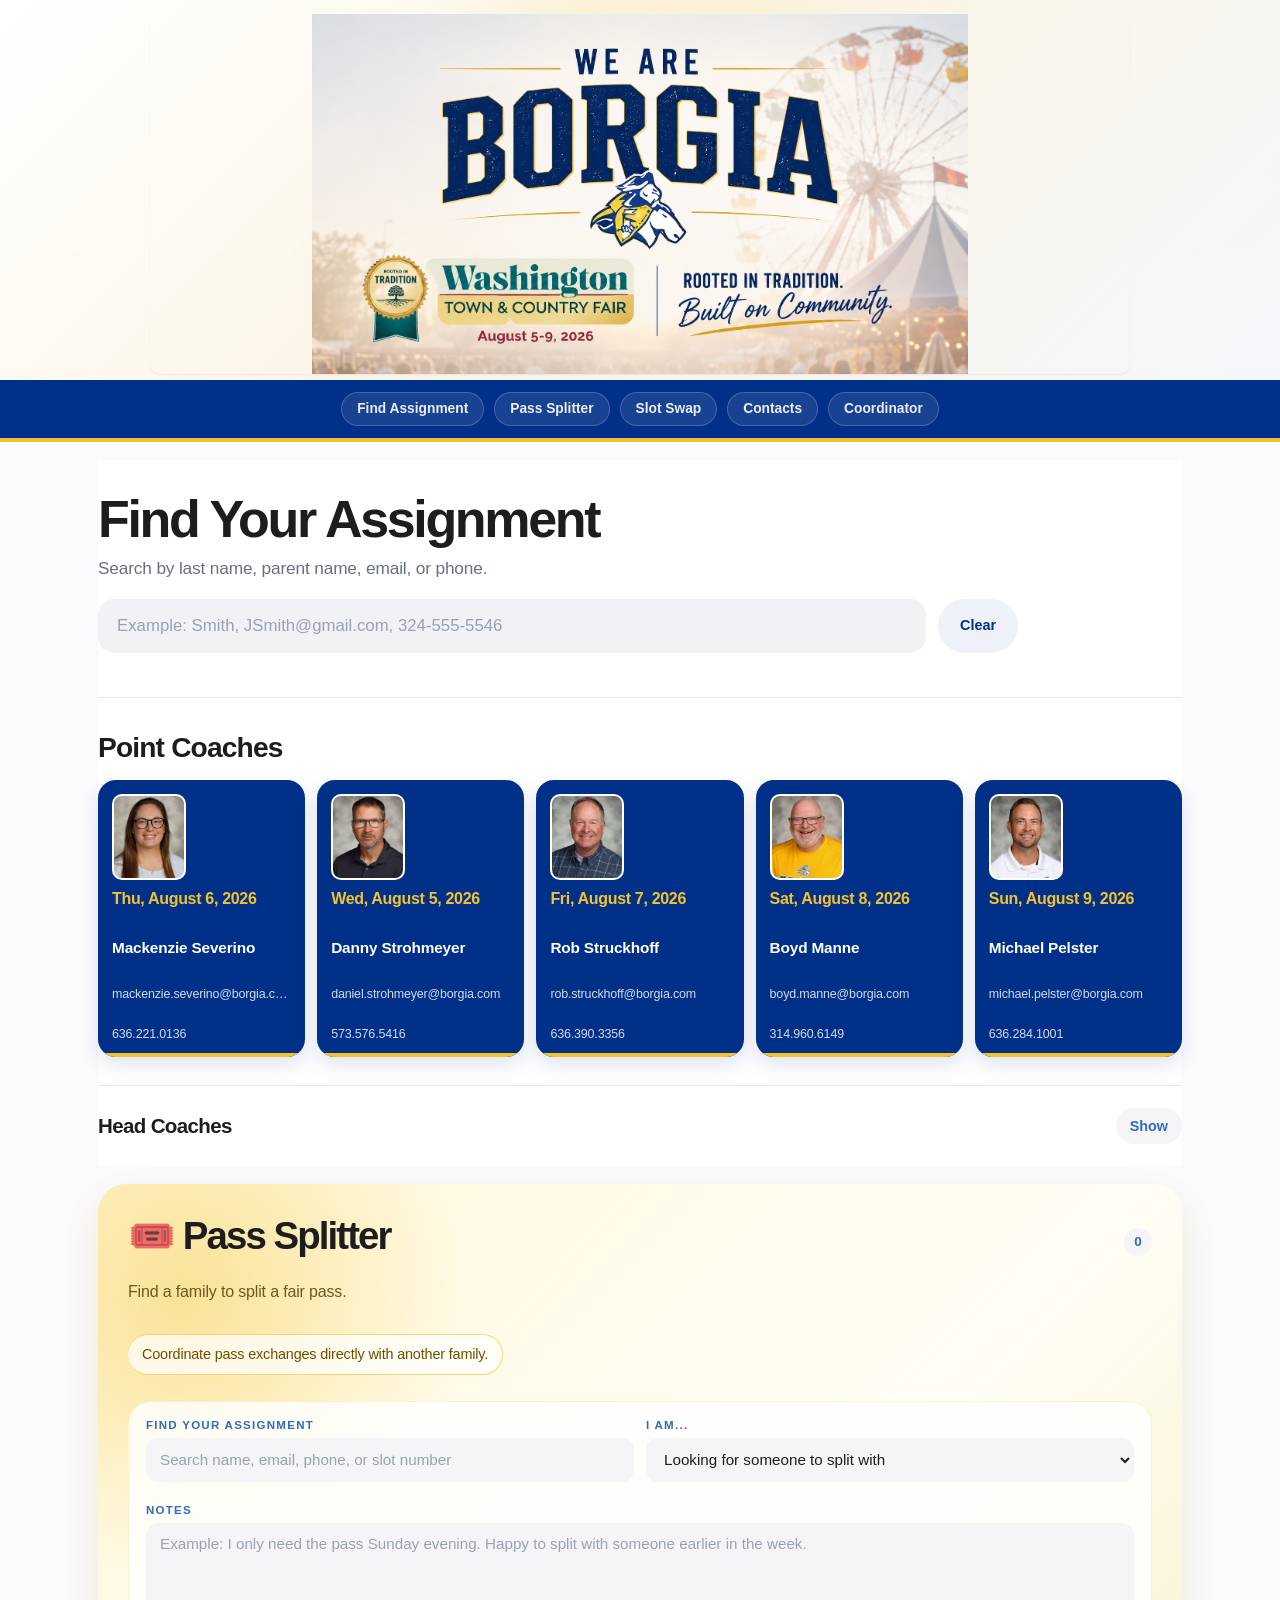
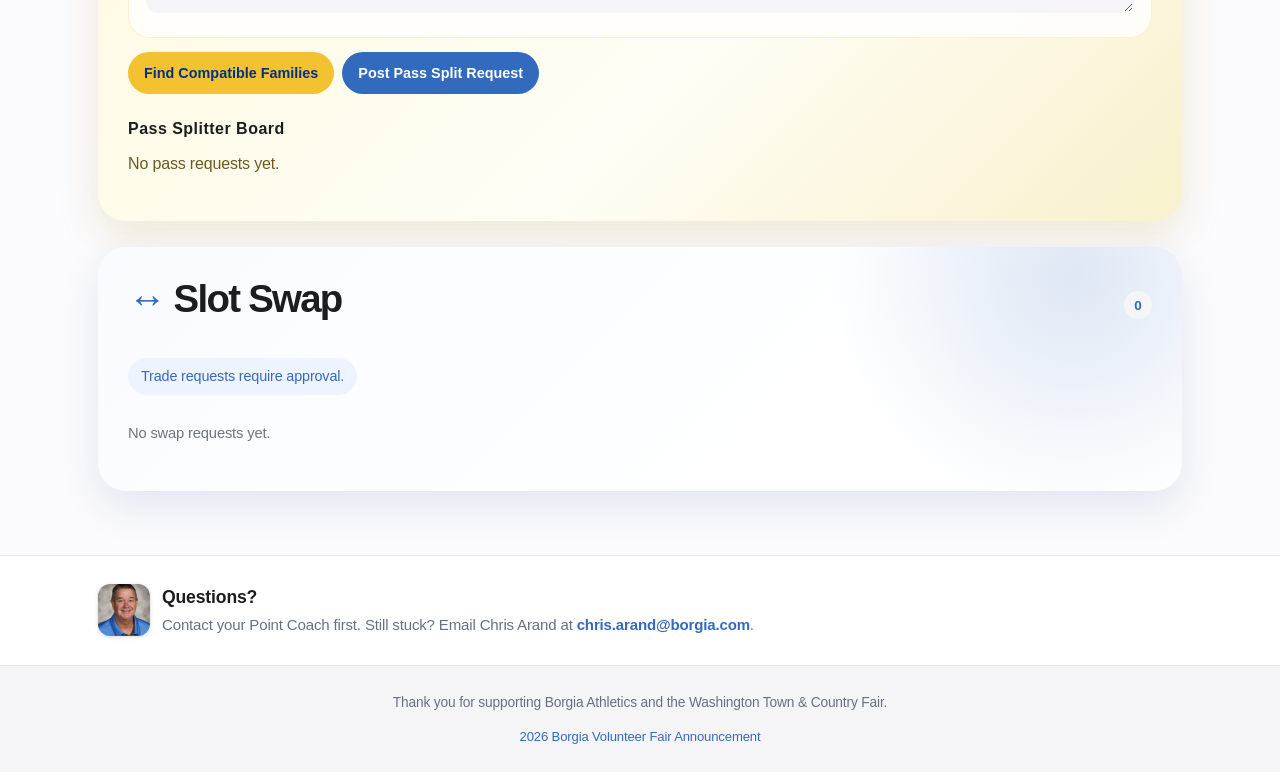
<file: index.html>
<!doctype html>
<html lang="en">
<head>
  <meta charset="utf-8">
  <meta name="viewport" content="width=device-width, initial-scale=1">
  <title>Borgia Fair Volunteer Portal v2.1</title>
  <link rel="stylesheet" href="css/style.css">
</head>
<body>
  <header class="hero-image" role="banner" aria-label="Borgia Fair Volunteer Portal">
    <img src="assets/hero/borgia_fair_hero.png" alt="We Are Borgia - Washington Town & Country Fair">
  </header>

  <nav class="top-nav">
    <a href="#find">Find Assignment</a>
    <a href="#pass-splitter">Pass Splitter</a>
    <a href="#trade-board">Slot Swap</a>
    <a href="#point-coaches-section">Contacts</a>
    <button id="coordinatorToggle" type="button">Coordinator</button>
  </nav>

  <main class="container">

<section id="find" class="card find-card">
      <h1>Find Your Assignment</h1>
      <p class="muted">Search by last name, parent name, email, or phone.</p>
      <div class="search-row">
        <input id="searchInput" type="search" placeholder="Example: Smith, JSmith@gmail.com, 324-555-5546" autocomplete="off">
        <button id="clearSearch" class="btn">Clear</button>
      </div>
      <div id="searchStatus" class="status"></div>
      <div id="searchResults" class="assignment-list"></div>
    </section>

    <section id="point-coaches-section" class="card">
      <h2>Point Coaches</h2>
      <div id="pointCoachDirectory"></div>
    </section>

    <section id="head-coaches-section" class="card collapsed-section">
      <h2>Head Coaches</h2>
      <div id="sportCoachDirectory"></div>
    </section>

    <section id="pass-splitter" class="card pass-card">
      <div class="section-title">
        <h2>Pass Splitter</h2>
        <span id="passCount" class="pill">0</span>
      </div>
      <p class="muted">Find a family to split a fair pass.</p>
      <p class="pass-note">Coordinate pass exchanges directly with another family.</p>

      <div class="pass-form">
        <div>
          <label class="label" for="passLookupInput">Find Your Assignment</label>
          <input id="passLookupInput" placeholder="Search name, email, phone, or slot number">
          <input id="passSlotInput" type="hidden">
          <div id="passLookupResults" class="pass-lookup-results"></div>
        </div>
        <div>
          <label class="label" for="passMode">I am...</label>
          <select id="passMode">
            <option value="looking">Looking for someone to split with</option>
            <option value="have">I have a pass and can share</option>
            <option value="found">Partner found</option>
          </select>
        </div>
        <div class="span-2">
          <label class="label" for="passNote">Notes</label>
          <textarea id="passNote" placeholder="Example: I only need the pass Sunday evening. Happy to split with someone earlier in the week."></textarea>
        </div>
      </div>

      <div class="actions">
        <button id="findPassMatches" class="btn btn-gold" type="button">Find Compatible Families</button>
        <button id="postPassRequest" class="btn btn-navy" type="button">Post Pass Split Request</button>
      </div>

      <div id="passMatches" class="pass-matches"></div>

      <h3>Pass Splitter Board</h3>
      <div id="passBoard" class="pass-board"></div>
    </section>

    <section id="trade-board" class="card trade-card">
      <div class="section-title">
        <h2>Slot Swap</h2>
        <span id="tradeCount" class="pill">0</span>
      </div>
      <p class="trade-warning">Trade requests require approval.</p>
      <div id="tradeList" class="trade-list"></div>
    </section>

    <section id="coordinatorPanel" class="card coordinator hidden">
      <div class="section-title">
        <h2>Coordinator View</h2>
        <button id="resetLocalData" class="btn btn-danger" type="button">Reset Local Demo Data</button>
      </div>
      <p class="muted">This prototype stores confirmations and trades in this browser only. A production version should use Microsoft Lists or another shared backend.</p>
      <div class="stats-grid">
        <div><strong id="statAssignments">0</strong><span>Total Assignments</span></div>
        <div><strong id="statConfirmed">0</strong><span>Confirmed</span></div>
        <div><strong id="statAwaiting">0</strong><span>Awaiting</span></div>
        <div><strong id="statTrades">0</strong><span>Trade Requests</span></div>
      </div>
    </section>

    <section id="confirmed-board" class="card hidden-board">
      <div class="section-title confirmed-title">
        <h2>Confirmed Volunteers</h2>
        <span id="confirmedCount" class="pill">0</span>
      </div>
      <div id="confirmedList" class="compact-list"></div>
    </section>

    <section id="awaiting-board" class="card hidden-board">
      <div class="section-title awaiting-title">
        <h2>Awaiting Confirmation</h2>
        <span id="awaitingCount" class="pill">0</span>
      </div>
      <div id="awaitingList" class="compact-list"></div>
    </section>
  </main>
<section class="last-resort-contact" aria-label="Need help">
    <img src="assets/headshots/Chris_Arand.jpg" alt="Chris Arand">
    <div>
      <strong>Questions?</strong>
      <span>Contact your Point Coach first. Still stuck? Email Chris Arand at <a href="mailto:chris.arand@borgia.com">chris.arand@borgia.com</a>.</span>
    </div>
  </section>

  <footer>
    <p>Thank you for supporting Borgia Athletics and the Washington Town &amp; Country Fair.</p>
    <a class="footer-subtle-link" href="announcement.html">2026 Borgia Volunteer Fair Announcement</a>
  </footer>

  <script src="data/fair_schedule.js"></script>
  <script src="js/app.js"></script>
</body>
</html>
</file>
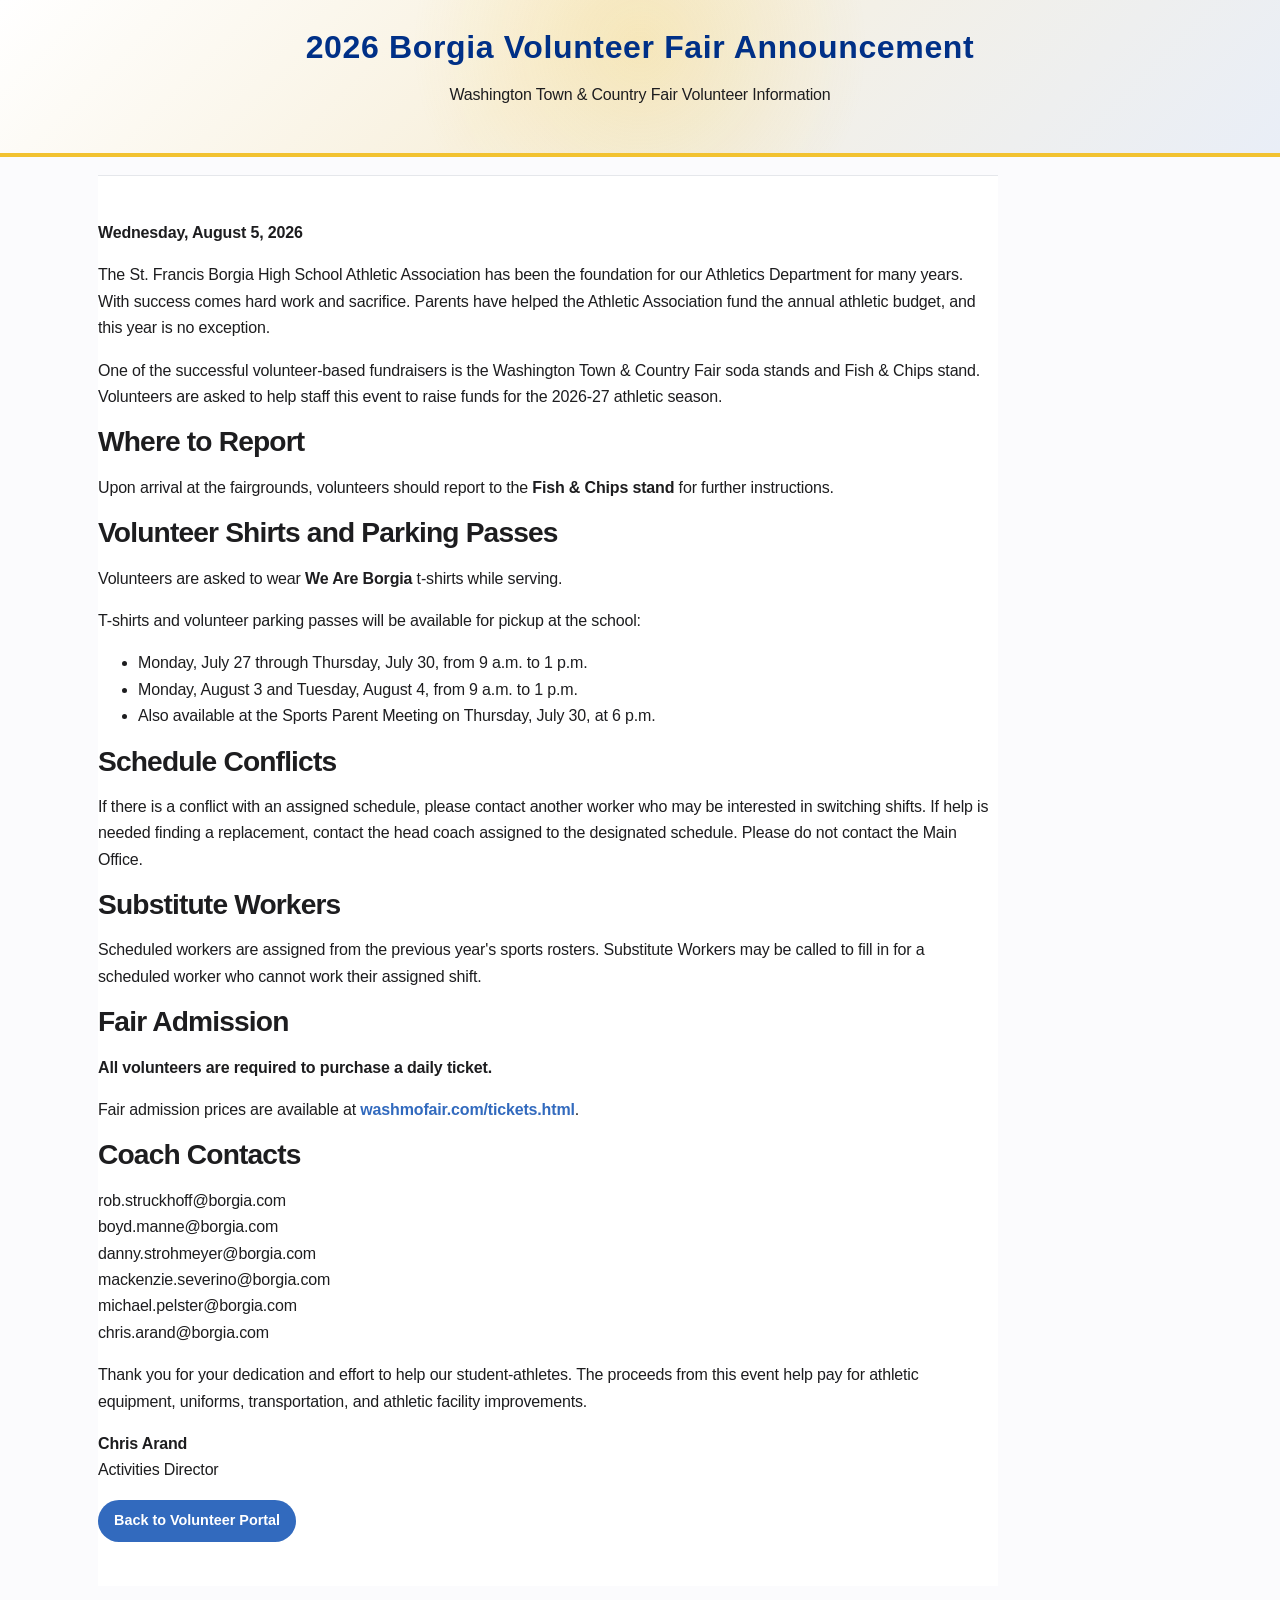
<file: announcement.html>
<!doctype html>
<html lang="en">
<head>
  <meta charset="utf-8">
  <meta name="viewport" content="width=device-width, initial-scale=1">
  <title>2026 Borgia Volunteer Fair Announcement</title>
  <link rel="stylesheet" href="css/style.css">
</head>
<body>
  <header class="simple-page-header">
    <h1>2026 Borgia Volunteer Fair Announcement</h1>
    <p>Washington Town &amp; Country Fair Volunteer Information</p>
  </header>

  <main class="container">
    <section class="card letter-card">
      <p><strong>Wednesday, August 5, 2026</strong></p>

      <p>The St. Francis Borgia High School Athletic Association has been the foundation for our Athletics Department for many years. With success comes hard work and sacrifice. Parents have helped the Athletic Association fund the annual athletic budget, and this year is no exception.</p>

      <p>One of the successful volunteer-based fundraisers is the Washington Town &amp; Country Fair soda stands and Fish &amp; Chips stand. Volunteers are asked to help staff this event to raise funds for the 2026-27 athletic season.</p>

      <h2>Where to Report</h2>
      <p>Upon arrival at the fairgrounds, volunteers should report to the <strong>Fish &amp; Chips stand</strong> for further instructions.</p>

      <h2>Volunteer Shirts and Parking Passes</h2>
      <p>Volunteers are asked to wear <strong>We Are Borgia</strong> t-shirts while serving.</p>
      <p>T-shirts and volunteer parking passes will be available for pickup at the school:</p>
      <ul>
        <li>Monday, July 27 through Thursday, July 30, from 9 a.m. to 1 p.m.</li>
        <li>Monday, August 3 and Tuesday, August 4, from 9 a.m. to 1 p.m.</li>
        <li>Also available at the Sports Parent Meeting on Thursday, July 30, at 6 p.m.</li>
      </ul>

      <h2>Schedule Conflicts</h2>
      <p>If there is a conflict with an assigned schedule, please contact another worker who may be interested in switching shifts. If help is needed finding a replacement, contact the head coach assigned to the designated schedule. Please do not contact the Main Office.</p>

      <h2>Substitute Workers</h2>
      <p>Scheduled workers are assigned from the previous year's sports rosters. Substitute Workers may be called to fill in for a scheduled worker who cannot work their assigned shift.</p>

      <h2>Fair Admission</h2>
      <p><strong>All volunteers are required to purchase a daily ticket.</strong></p>
      <p>Fair admission prices are available at <a href="https://www.washmofair.com/tickets.html" target="_blank" rel="noopener">washmofair.com/tickets.html</a>.</p>

      <h2>Coach Contacts</h2>
      <p>rob.struckhoff@borgia.com<br>
      boyd.manne@borgia.com<br>
      danny.strohmeyer@borgia.com<br>
      mackenzie.severino@borgia.com<br>
      michael.pelster@borgia.com<br>
      chris.arand@borgia.com</p>

      <p>Thank you for your dedication and effort to help our student-athletes. The proceeds from this event help pay for athletic equipment, uniforms, transportation, and athletic facility improvements.</p>

      <p><strong>Chris Arand</strong><br>Activities Director</p>

      <p><a class="btn btn-navy" href="index.html">Back to Volunteer Portal</a></p>
    </section>
  </main>
</body>
</html>
</file>
<file: css/style.css>
:root{
  --navy:#003087;
  --navy2:#001f5b;
  --blue:#326abe;
  --gold:#f2c230;
  --dkGold:#b88716;
  --gray:#f4f5f7;
  --gray2:#d9dee8;
  --body:#2f3a4a;
  --muted:#667085;
  --white:#fff;
  --green:#157347;
  --green-bg:#edf8f1;
  --red:#b42318;
  --red-bg:#fff1f0;
  --shadow:0 8px 22px rgba(0,31,91,.07);
}

*{box-sizing:border-box}

html{
  scroll-behavior:smooth;
  max-width:100%;
  overflow-x:hidden;
}

body{
  margin:0;
  max-width:100%;
  overflow-x:hidden;
  min-height:100svh;
  background:#f6f7fa;
  color:var(--body);
  font-family:Arial, Helvetica, sans-serif;
  font-size:16px;
  line-height:1.65;
  -moz-osx-font-smoothing:grayscale;
  -webkit-font-smoothing:antialiased;
  text-rendering:optimizeLegibility;
}

/* Hero */
.hero-image{
  background:
    radial-gradient(circle at 50% 20%, rgba(242,194,48,.22), transparent 34%),
    linear-gradient(135deg,#fff 0%,#fbf4dc 42%,#eef2f8 100%);
  border-bottom:4px solid var(--gold);
  padding:16px;
  display:flex;
  justify-content:center;
  align-items:center;
  overflow:hidden;
}

.hero-image img{
  display:block;
  width:min(100%,1500px);
  height:auto;
  max-height:none;
  object-fit:contain;
  border-radius:8px;
}

/* Nav */
.top-nav{
  position:relative;
  top:auto;
  z-index:10;
  display:flex;
  gap:7px;
  flex-wrap:wrap;
  justify-content:center;
  align-items:center;
  background:var(--navy);
  border-bottom:3px solid var(--gold);
  padding:9px 10px;
}

.top-nav a,
.top-nav button{
  color:white;
  background:transparent;
  border:1px solid rgba(255,255,255,.32);
  border-radius:999px;
  padding:7px 11px;
  font-size:.78rem;
  line-height:1;
  font-weight:700;
  letter-spacing:.06em;
  text-transform:uppercase;
  text-decoration:none;
  cursor:pointer;
}

.top-nav a:hover,
.top-nav button:hover{background:rgba(255,255,255,.12)}

/* Layout */
.container{
  max-width:1160px;
  margin:20px auto;
  padding:0 14px;
}

.card{
  background:var(--white);
  border:1px solid var(--gray2);
  border-radius:4px;
  box-shadow:var(--shadow);
  padding:22px;
  margin:0 0 20px;
  position:relative;
}

.card:before{
  content:"";
  position:absolute;
  top:-1px;
  right:-1px;
  width:42%;
  height:28px;
  border-top:3px solid var(--blue);
  border-right:3px solid var(--blue);
  pointer-events:none;
}

.find-card{border-top:0}

h1,h2,h3{
  color:var(--navy);
  line-height:1.12;
  margin:.05rem 0 .65rem;
}

h1{
  font-size:clamp(1.65rem,3vw,2.4rem);
  font-weight:700;
  letter-spacing:.01em;
}

h2{
  font-size:clamp(1.35rem,2.2vw,1.85rem);
  font-weight:700;
  letter-spacing:.01em;
}

h3{
  font-size:1.05rem;
  font-weight:700;
  color:var(--blue);
  margin-top:1rem;
}

.muted{
  color:var(--muted);
  margin:.25rem 0 1rem;
  font-size:.95rem;
}

a{
  color:var(--blue);
  font-weight:700;
  text-decoration:none;
}

a:hover{color:var(--navy)}

/* Form controls */
.search-row{
  display:flex;
  gap:10px;
  align-items:stretch;
}

input,select,textarea{
  width:100%;
  border:0;
  background:var(--gray);
  border-radius:0;
  padding:11px 13px;
  font-size:.96rem;
  color:var(--body);
  font-family:inherit;
  min-height:42px;
}

input:focus,
select:focus,
textarea:focus{
  outline:2px solid rgba(50,106,190,.25);
  background:#fff;
}

textarea{min-height:86px;resize:vertical}

.label,
label.label{
  display:block;
  color:var(--blue);
  font-weight:700;
  font-size:.75rem;
  line-height:1.2;
  letter-spacing:.12em;
  text-transform:uppercase;
  margin:0 0 5px;
}

.optional-label{
  color:var(--muted);
  font-weight:400;
  letter-spacing:0;
  text-transform:none;
  font-size:.86em;
}

.btn{
  border:1px solid transparent;
  border-radius:0;
  background:var(--gray);
  color:var(--navy);
  display:inline-flex;
  justify-content:center;
  align-items:center;
  gap:7px;
  padding:10px 14px;
  font-size:.78rem;
  line-height:1.15;
  font-weight:700;
  letter-spacing:.08em;
  text-transform:uppercase;
  text-decoration:none;
  cursor:pointer;
  min-height:40px;
}

.btn:hover{
  background:#fff;
  border-color:var(--gray2);
}

.btn-navy{background:var(--navy);color:white}
.btn-navy:hover{background:var(--navy2);color:white}

.btn-gold{background:var(--gold);color:var(--navy)}
.btn-gold:hover{background:#fff;border-color:var(--gold);color:var(--navy)}

.btn-danger{background:var(--red-bg);color:var(--red);border-color:#ffd7d2}

.status{
  margin:10px 0;
  color:var(--muted);
  font-size:.92rem;
}

.pill{
  display:inline-flex;
  justify-content:center;
  align-items:center;
  min-width:28px;
  height:28px;
  border-radius:999px;
  background:#eef2f8;
  color:var(--navy);
  font-weight:700;
  font-size:.84rem;
}

/* Assignments */
.assignment-list{
  display:grid;
  gap:14px;
}

.assignment-card{
  background:#fff;
  border:1px solid var(--gray2);
  border-left:4px solid var(--blue);
  border-radius:0;
  padding:16px;
  display:grid;
  grid-template-columns:1fr 220px;
  gap:16px;
}

.assignment-card.confirmed{
  background:linear-gradient(90deg,#fff,#f7fff9);
  border-left-color:var(--green);
}

.assignment-head{
  display:flex;
  gap:14px;
  align-items:flex-start;
}

.position-icon{
  width:58px;
  height:58px;
  object-fit:contain;
  flex:none;
}

.badge{
  display:inline-block;
  background:#f9edbe;
  color:#66500a;
  border-radius:0;
  padding:3px 7px;
  font-size:.72rem;
  line-height:1.2;
  font-weight:700;
  letter-spacing:.04em;
  text-transform:uppercase;
}

.badge.confirmed{
  background:var(--green-bg);
  color:var(--green);
}

.people{
  color:#061a43;
  font-size:1.18rem;
  font-weight:700;
  line-height:1.15;
  margin:7px 0 6px;
}

.detail-grid{
  display:grid;
  grid-template-columns:repeat(2,minmax(0,1fr));
  gap:4px 18px;
  font-size:.92rem;
  line-height:1.4;
}

.notes{
  margin-top:10px;
  padding:10px 12px;
  background:#fff8df;
  border-left:4px solid var(--gold);
  font-size:.9rem;
}

.actions{
  display:flex;
  flex-wrap:wrap;
  gap:8px;
  margin-top:14px;
}

.side-box{
  border-left:1px solid var(--gray2);
  padding-left:16px;
}

.coach-select{margin:7px 0 10px}

.point-coach{
  background:#f8fafc;
  border-left:4px solid var(--gold);
  padding:10px 12px;
}

.point-coach .pc-name{font-weight:700;color:var(--navy)}
.pc-small{font-size:.84rem;color:var(--muted);line-height:1.35}

/* Boards */
.hidden{display:none!important}
.hidden-board{display:none}
.coordinator-active .hidden-board{display:block}

.section-title{
  display:flex;
  align-items:center;
  justify-content:space-between;
  gap:12px;
  border-bottom:1px solid var(--gray2);
  padding-bottom:8px;
  margin-bottom:12px;
}

.compact-list{
  display:grid;
  grid-template-columns:repeat(auto-fit,minmax(260px,1fr));
  gap:10px;
  max-height:520px;
  overflow:auto;
  padding-right:4px;
}

.compact-row,
.trade-item,
.match-box,
.directory-item,
.pass-lookup-choice,
.pass-selected{
  border:1px solid var(--gray2);
  background:#fff;
  padding:12px;
  font-size:.92rem;
}

.compact-row.confirmed{border-left:4px solid var(--green);background:var(--green-bg)}
.compact-row.pending{border-left:4px solid var(--gold);background:#fffdf3}

.stats-grid{
  display:grid;
  grid-template-columns:repeat(auto-fit,minmax(160px,1fr));
  gap:10px;
}

.stats-grid div{
  background:#f8fafc;
  border:1px solid var(--gray2);
  padding:14px;
}

.stats-grid strong{
  display:block;
  color:var(--navy);
  font-size:1.65rem;
  line-height:1;
}

.stats-grid span{
  color:var(--muted);
  font-weight:700;
  font-size:.85rem;
}

/* Point Coaches / Coaches */
#point-coaches-section{
  border-top:0;
}

#point-coaches-section #pointCoachDirectory{
  display:grid;
  grid-template-columns:repeat(auto-fit,minmax(280px,1fr));
  gap:12px;
}

.point-coach-feature{
  display:grid;
  grid-template-columns:70px 1fr;
  gap:12px;
  align-items:center;
  background:var(--navy);
  color:#fff;
  border:2px solid var(--gold);
  padding:12px;
}

.point-coach-feature a{color:#fff;text-decoration:underline;text-underline-offset:2px}
.point-coach-feature strong{font-weight:700}

.point-day{
  display:inline-block;
  color:var(--gold);
  font-weight:700;
  border-bottom:2px solid var(--gold);
  margin-bottom:4px;
  line-height:1.2;
}

.coach-headshot{
  width:70px;
  height:86px;
  object-fit:cover;
  border:2px solid var(--gold);
  background:#fff;
}

#head-coaches-section{
  border-top:3px solid var(--gold);
}

#head-coaches-section.collapsed-section #sportCoachDirectory{
  display:none!important;
}

#head-coaches-section:not(.collapsed-section) #sportCoachDirectory{
  display:grid!important;
}

#head-coaches-section .head-coach-toggle-btn{
  margin:6px 0 4px;
}

.head-coach-list{
  display:grid;
  grid-template-columns:repeat(auto-fit,minmax(240px,1fr));
  gap:10px;
}

.head-coach-list .directory-item{
  border-left:3px solid var(--blue);
}

/* Pass and Trade */
.pass-card{
  background:linear-gradient(180deg,#fff 0%,#fffaf0 100%);
  border-top:3px solid var(--gold);
}

.trade-card{
  background:#fff;
  border-top:3px solid var(--gold);
}

.pass-note,
.trade-warning{
  background:var(--navy);
  color:#fff;
  border-left:6px solid var(--gold);
  padding:10px 12px;
  font-weight:700;
  font-size:.9rem;
}

.pass-form{
  display:grid;
  grid-template-columns:1fr 1fr;
  gap:12px;
  margin:12px 0;
  background:#fff;
  border:1px solid var(--gray2);
  padding:12px;
}

.pass-form .span-2{grid-column:1/-1}

.pass-lookup-results,
.pass-board,
.pass-matches,
.trade-list{
  display:grid;
  gap:8px;
  margin-top:10px;
}

.pass-lookup-choice{
  text-align:left;
  cursor:pointer;
}

.pass-lookup-choice:hover{
  border-color:var(--gold);
  background:#fffdf3;
}

.pass-lookup-choice strong,
.pass-selected strong{
  display:block;
  color:var(--navy);
}

.pass-lookup-choice span{
  display:block;
  color:var(--muted);
  font-size:.84rem;
}

.match-list{
  display:grid;
  grid-template-columns:repeat(auto-fit,minmax(220px,1fr));
  gap:10px;
}

.posted-trade-match{
  border-color:var(--gold);
  background:#fffdf3;
}

.posted-note{
  background:#fff;
  border-left:4px solid var(--gold);
  padding:8px 10px;
  margin:8px 0;
  font-size:.9rem;
}

/* Modal */
.trade-modal-overlay{
  position:fixed;
  inset:0;
  z-index:1000;
  background:rgba(0,31,91,.72);
  display:flex;
  align-items:flex-start;
  justify-content:center;
  overflow:auto;
  padding:22px 12px;
}

.trade-modal{
  width:min(920px,100%);
  background:#fff;
  border-top:4px solid var(--gold);
  padding:22px;
  box-shadow:0 18px 60px rgba(0,0,0,.25);
}

.trade-modal-head{
  display:flex;
  justify-content:space-between;
  align-items:flex-start;
  gap:14px;
  margin-bottom:12px;
}

.mode-switch,
.trade-reason{
  border:1px solid var(--gray2);
  padding:12px;
  margin:12px 0;
  background:#f8fafc;
}

.mode-switch legend,
.trade-reason legend{
  color:var(--navy);
  font-weight:700;
}

.mode-switch label,
.trade-reason label{
  display:inline-flex;
  align-items:center;
  gap:7px;
  margin:6px 16px 4px 0;
  font-weight:600;
}

.mode-switch input,
.trade-reason input,
.day-label input,
.time-options input,
.checkbox-line input{
  width:auto;
  min-height:0;
}

.unavailable-grid{
  display:grid;
  gap:9px;
  margin:12px 0 14px;
}

.trade-day,
.unavailable-day{
  border:1px solid var(--gray2);
  background:#f8fafc;
  display:grid;
  grid-template-columns:145px 1fr;
  gap:10px;
  align-items:center;
  padding:10px;
}

.trade-day.active,
.unavailable-day.active{
  background:#fff8df;
  border-color:var(--gold);
}

.day-label{
  display:flex;
  align-items:center;
  gap:8px;
  font-weight:700;
  color:var(--navy);
}

.time-options{
  display:flex;
  flex-wrap:wrap;
  gap:8px;
}

.time-options label{
  display:inline-flex;
  align-items:center;
  gap:5px;
  background:#fff;
  border:1px solid var(--gray2);
  padding:6px 9px;
  font-size:.86rem;
}

.trade-day:not(.active) .time-options,
.unavailable-day:not(.active) .time-options{
  opacity:.45;
}

.trade-modal-actions{
  margin-top:12px;
  margin-bottom:12px;
  padding-bottom:12px;
  border-bottom:1px solid var(--gray2);
}

.match-note{
  display:block;
  font-size:.82rem;
  color:var(--muted);
  font-weight:400;
  margin-top:2px;
}

/* Contact/Footer */
.last-resort-contact{
  max-width:1160px;
  margin:22px auto 8px;
  padding:12px 16px;
  display:flex;
  align-items:center;
  gap:12px;
  color:#344054;
  background:rgba(255,255,255,.9);
  border:1px solid var(--gray2);
  font-size:.88rem;
}

.last-resort-contact img{
  width:54px;
  height:54px;
  object-fit:cover;
  border-radius:50%;
  border:2px solid var(--gold);
  flex:none;
}

.last-resort-contact strong{
  display:block;
  color:var(--navy);
}

footer{
  text-align:center;
  background:var(--navy);
  color:#fff;
  padding:18px;
  margin-top:26px;
  font-size:.88rem;
}

.footer-subtle-link{
  display:inline-block;
  margin-top:8px;
  color:rgba(255,255,255,.78);
  font-size:.82rem;
}

/* Announcement page */
.simple-page-header{
  background:
    radial-gradient(circle at 50% 30%, rgba(242,194,48,.22), transparent 35%),
    linear-gradient(135deg,#fff 0%,#f8f1df 42%,#e9eef7 100%);
  border-bottom:4px solid var(--gold);
  padding:30px 18px;
  text-align:center;
}

.letter-card{
  max-width:900px;
  margin-left:auto;
  margin-right:auto;
}

.letter-card p,
.letter-card li{
  font-size:1rem;
  line-height:1.65;
}

/* Mobile */
@media(max-width:900px){
  body{font-size:15px}

  .hero-image{padding:10px}
  .container{margin:14px auto;padding:0 10px}
  .card{padding:16px;margin-bottom:14px}
  .card:before{width:38%;height:20px}

  .search-row{flex-direction:column}

  .assignment-card{
    display:block!important;
    padding:12px!important;
    border-left:3px solid var(--blue);
    cursor:pointer;
  }

  .assignment-head{
    display:block!important;
  }

  .position-icon{
    display:none!important;
  }

  .people{
    font-size:1.03rem!important;
    margin:6px 0 5px!important;
  }

  .badge{
    font-size:.68rem!important;
  }

  .detail-grid{
    display:block!important;
    font-size:.88rem!important;
    line-height:1.35!important;
  }

  .detail-grid > div{
    margin:1px 0!important;
  }

  .assignment-card:not(.mobile-open) .detail-grid div:nth-child(n+3),
  .assignment-card:not(.mobile-open) .notes,
  .assignment-card:not(.mobile-open) .actions,
  .assignment-card:not(.mobile-open) .side-box{
    display:none!important;
  }

  .assignment-card.mobile-open .actions{
    display:grid!important;
    grid-template-columns:1fr 1fr;
    gap:6px;
  }

  .assignment-card.mobile-open .side-box{
    margin-top:10px;
    padding-top:10px;
    padding-left:0;
    border-left:0;
    border-top:1px solid var(--gray2);
  }

  .assignment-card::after{
    content:"Tap to view details";
    display:block;
    margin-top:5px;
    color:var(--muted);
    font-size:.76rem;
  }

  .assignment-card.mobile-open::after{
    content:"Tap card to collapse";
  }

  .pass-form,
  .directory-grid,
  .detail-grid{
    grid-template-columns:1fr;
  }

  #point-coaches-section #pointCoachDirectory,
  .head-coach-list{
    grid-template-columns:1fr;
  }

  .point-coach-feature{
    grid-template-columns:62px 1fr;
    padding:10px;
  }

  .coach-headshot{
    width:62px;
    height:76px;
  }

  .trade-day,
  .unavailable-day{
    grid-template-columns:1fr;
  }

  .trade-modal-head{
    flex-direction:column;
  }

  .last-resort-contact{
    margin-left:10px;
    margin-right:10px;
    align-items:flex-start;
  }

  .top-nav a,
  .top-nav button{
    font-size:.72rem;
    padding:7px 9px;
  }
}

/* =====================================================
   v2.20 Visual Cleanup / Borgia-Inspired Refinement
   Keeps point coach images and footer image.
   ===================================================== */

:root{
  --body:#344054;
  --muted:#667085;
  --soft:#f7f8fa;
  --soft2:#eef2f7;
  --line:#d9dee8;
  --navy:#003087;
  --navy2:#001f5b;
  --blue:#326abe;
  --gold:#f2c230;
  --dkGold:#9b7416;
}

/* reduce the overall heaviness */
body{
  font-size:16px;
  line-height:1.75;
  color:var(--body);
  background:#f6f7fa;
}

.container{
  max-width:1120px;
  margin:26px auto;
}

.card{
  border:1px solid var(--line);
  border-radius:0;
  box-shadow:none;
  padding:26px;
  margin-bottom:26px;
  background:#fff;
}

.card:before{
  width:48%;
  height:42px;
  border-right:3px solid var(--blue);
  border-top:3px solid var(--blue);
  opacity:.85;
}

h1{
  font-size:clamp(1.65rem,2.5vw,2.15rem);
  font-weight:700;
  letter-spacing:.02em;
  margin:0 0 .25rem;
}

h2{
  font-size:clamp(1.25rem,2vw,1.65rem);
  font-weight:700;
  letter-spacing:.02em;
}

h3{
  font-size:1rem;
  font-weight:700;
  letter-spacing:.03em;
}

.muted,
.status{
  color:var(--muted);
  font-size:.9rem;
}

/* top nav: smaller and more school-site-like */
.top-nav{
  padding:10px 12px;
  gap:8px;
}

.top-nav a,
.top-nav button{
  border:0;
  border-radius:0;
  padding:8px 10px;
  font-size:.7rem;
  letter-spacing:.16em;
  text-transform:uppercase;
  background:transparent;
  position:relative;
}

.top-nav a:after,
.top-nav button:after{
  content:"";
  position:absolute;
  left:10px;
  right:10px;
  bottom:2px;
  height:2px;
  background:var(--gold);
  transform:scaleX(0);
  transition:transform .25s ease;
}

.top-nav a:hover:after,
.top-nav button:hover:after{
  transform:scaleX(1);
}

/* forms */
input,
select,
textarea{
  background:var(--soft);
  border:0;
  border-radius:0;
  min-height:40px;
  padding:10px 12px;
  font-size:.9rem;
  font-weight:400;
}

input::placeholder,
textarea::placeholder{
  color:#98a2b3;
}

.label,
label.label{
  color:var(--blue);
  font-size:.72rem;
  letter-spacing:.16em;
  font-weight:700;
  text-transform:uppercase;
}

.btn{
  border-radius:0;
  font-size:.72rem;
  letter-spacing:.14em;
  text-transform:uppercase;
  padding:10px 13px;
  min-height:38px;
  font-weight:700;
  box-shadow:none;
}

.btn-navy{
  background:var(--blue);
  color:white;
}

.btn-navy:hover{
  background:var(--navy);
}

.btn-gold{
  background:transparent;
  border:1px solid var(--gold);
  color:var(--navy);
}

.btn-gold:hover{
  background:var(--gold);
}

.pill{
  background:var(--soft2);
  color:var(--blue);
}

/* assignment cards: cleaner and less blocky */
.assignment-list{
  gap:16px;
}

.assignment-card{
  border:1px solid var(--line);
  border-left:3px solid var(--blue);
  border-radius:0;
  padding:18px;
  box-shadow:none;
  grid-template-columns:1fr 190px;
}

.people{
  font-size:1.08rem;
  font-weight:700;
  color:#101828;
  letter-spacing:.01em;
}

.badge{
  border-radius:0;
  background:#fbf1ca;
  color:#775b00;
  letter-spacing:.12em;
  text-transform:uppercase;
  font-size:.68rem;
}

.detail-grid{
  font-size:.88rem;
  color:#344054;
}

.detail-grid strong{
  color:#101828;
  font-weight:700;
}

.position-icon{
  width:50px;
  height:50px;
}

.side-box{
  border-left:1px solid var(--line);
}

.point-coach{
  background:var(--soft);
  border-left:3px solid var(--gold);
  font-size:.86rem;
}

/* Point Coaches: keep the photos, dial back the ad feel */
#point-coaches-section #pointCoachDirectory{
  grid-template-columns:repeat(auto-fit,minmax(260px,1fr));
  gap:12px;
}

.point-coach-feature{
  background:#fff;
  color:var(--body);
  border:1px solid var(--line);
  border-left:4px solid var(--gold);
  display:grid;
  grid-template-columns:64px 1fr;
  gap:12px;
  padding:12px;
  align-items:center;
}

.point-coach-feature a{
  color:var(--blue);
  text-decoration:none;
  font-weight:700;
}

.point-coach-feature a:hover{
  color:var(--navy);
}

.point-coach-feature strong{
  color:#101828;
  font-size:.98rem;
}

.point-day{
  color:var(--dkGold);
  border-bottom:0;
  font-size:.74rem;
  line-height:1.25;
  letter-spacing:.12em;
  text-transform:uppercase;
  margin-bottom:3px;
}

.coach-headshot{
  width:64px;
  height:78px;
  border:1px solid var(--gold);
  border-radius:0;
}

#head-coaches-section{
  border-top:1px solid var(--line);
}

#head-coaches-section .head-coach-toggle-btn{
  background:transparent;
  color:var(--blue);
  border:1px solid var(--line);
}

.directory-item,
.compact-row,
.trade-item,
.match-box,
.pass-lookup-choice,
.pass-selected{
  border:1px solid var(--line);
  background:#fff;
  font-size:.9rem;
}

/* pass/trade: quieter sections */
.pass-card,
.trade-card{
  background:#fff;
  border:1px solid var(--line);
  border-top:3px solid var(--gold);
}

.pass-note,
.trade-warning{
  background:#f8fafc;
  color:var(--body);
  border-left:3px solid var(--gold);
  padding:9px 11px;
  font-size:.86rem;
  font-weight:700;
  line-height:1.45;
}

.pass-form{
  background:#fff;
  border:1px solid var(--line);
  padding:14px;
}

/* Trade modal: major cleanup */
.trade-modal-overlay{
  background:rgba(0,31,91,.58);
  padding:24px 12px;
}

.trade-modal{
  max-width:860px;
  border-top:4px solid var(--gold);
  border-radius:0;
  box-shadow:0 20px 55px rgba(0,0,0,.22);
  padding:28px;
  color:var(--body);
}

.trade-modal h2{
  font-size:1.45rem;
  margin:0 0 .15rem;
}

.trade-modal .muted{
  font-size:.9rem;
  margin:0 0 1.15rem;
}

.trade-modal-head{
  border-bottom:1px solid var(--line);
  padding-bottom:14px;
  margin-bottom:16px;
}

.trade-modal .trade-warning{
  margin:0 0 18px;
  background:#fff8df;
  color:#5f4700;
  border-left:3px solid var(--gold);
}

.mode-switch,
.trade-reason{
  border:0;
  border-top:1px solid var(--line);
  border-radius:0;
  background:transparent;
  padding:16px 0 10px;
  margin:0;
}

.mode-switch legend,
.trade-reason legend{
  color:var(--blue);
  font-size:.74rem;
  letter-spacing:.16em;
  font-weight:700;
  text-transform:uppercase;
  padding:0;
  margin:0 0 8px;
}

.mode-switch label,
.trade-reason label{
  font-size:.92rem;
  font-weight:500;
  color:var(--body);
  margin:0 22px 8px 0;
}

.trade-modal h3{
  color:#101828;
  font-size:1.05rem;
  margin:14px 0 2px;
  font-weight:700;
}

.trade-modal p{
  margin:.15rem 0 .75rem;
}

.unavailable-grid{
  border-top:1px solid var(--line);
  margin-top:12px;
  padding-top:8px;
  gap:0;
}

.trade-day,
.unavailable-day{
  border:0;
  border-bottom:1px solid var(--line);
  background:transparent;
  grid-template-columns:120px 1fr;
  padding:9px 0;
}

.trade-day.active,
.unavailable-day.active{
  background:transparent;
  border-color:var(--line);
}

.day-label{
  font-weight:700;
  color:#101828;
}

.time-options{
  gap:7px;
}

.time-options label{
  border:1px solid var(--line);
  background:#fff;
  color:var(--body);
  padding:5px 9px;
  font-size:.82rem;
  font-weight:400;
}

.trade-day.active .time-options label,
.unavailable-day.active .time-options label{
  background:#fff;
}

.trade-day:not(.active) .time-options,
.unavailable-day:not(.active) .time-options{
  opacity:.45;
}

.trade-modal textarea{
  min-height:72px;
}

.trade-modal-actions{
  border-bottom:1px solid var(--line);
  margin-top:16px;
  padding-bottom:16px;
}

/* Footer contact: keep Chris image but make subtle */
.last-resort-contact{
  border:1px solid var(--line);
  border-radius:0;
  background:#fff;
  max-width:1120px;
  box-shadow:none;
}

.last-resort-contact img{
  width:48px;
  height:48px;
  border-radius:50%;
}

/* mobile */
@media(max-width:900px){
  body{
    font-size:15px;
    line-height:1.65;
  }

  .container{
    padding:0 10px;
    margin:14px auto;
  }

  .card{
    padding:18px;
  }

  .card:before{
    width:34%;
    height:24px;
  }

  .assignment-card{
    padding:12px!important;
  }

  .people{
    font-size:1rem!important;
  }

  .assignment-card.mobile-open .actions{
    grid-template-columns:1fr 1fr;
  }

  .point-coach-feature{
    grid-template-columns:58px 1fr;
  }

  .coach-headshot{
    width:58px;
    height:70px;
  }

  .trade-modal{
    padding:20px;
  }

  .trade-day,
  .unavailable-day{
    grid-template-columns:1fr;
    gap:6px;
  }

  .top-nav a,
  .top-nav button{
    font-size:.66rem;
    letter-spacing:.1em;
    padding:7px 8px;
  }
}

/* =====================================================
   v3.0 Clean Portal Redesign
   Apple Support-inspired: calm, clear, spacious.
   ===================================================== */

:root{
  --v3-navy:#003087;
  --v3-blue:#326abe;
  --v3-gold:#f2c230;
  --v3-dk-gold:#9b7416;
  --v3-text:#1d1d1f;
  --v3-body:#475467;
  --v3-muted:#6e7480;
  --v3-line:#e5e7eb;
  --v3-soft:#f5f5f7;
  --v3-cream:#fff8e1;
  --v3-white:#fff;
  --v3-radius:18px;
}

html,
body{
  max-width:100%;
  overflow-x:hidden;
}

body{
  background:#fff;
  color:var(--v3-text);
  font-family:-apple-system,BlinkMacSystemFont,"Segoe UI",Roboto,Helvetica,Arial,sans-serif;
  font-size:16px;
  line-height:1.58;
  font-weight:400;
  letter-spacing:-.01em;
}

/* Hero becomes calm and centered */
.hero-image{
  background:#fff !important;
  border-bottom:0 !important;
  padding:18px 18px 8px !important;
}

.hero-image img{
  width:min(100%,1280px) !important;
  border-radius:12px !important;
  box-shadow:0 1px 2px rgba(0,0,0,.06);
}

/* Simplified nav */
.top-nav{
  background:rgba(0,48,135,.96) !important;
  border-bottom:3px solid var(--v3-gold) !important;
  padding:10px 12px !important;
  gap:6px !important;
  position:sticky !important;
  top:0 !important;
  backdrop-filter:blur(14px);
}

.top-nav a,
.top-nav button{
  color:#fff !important;
  border:0 !important;
  background:transparent !important;
  border-radius:999px !important;
  padding:7px 12px !important;
  font-size:.78rem !important;
  font-weight:600 !important;
  letter-spacing:0 !important;
  text-transform:none !important;
  opacity:.92;
}

.top-nav a:hover,
.top-nav button:hover{
  background:rgba(255,255,255,.13) !important;
  opacity:1;
}

.top-nav a:after,
.top-nav button:after{
  display:none !important;
}

/* Main layout */
.container{
  max-width:1120px !important;
  margin:0 auto !important;
  padding:24px 18px 36px !important;
}

/* Support intro */
.support-intro{
  text-align:center;
  padding:36px 10px 34px;
}

.eyebrow{
  margin:0 0 8px;
  color:var(--v3-dk-gold);
  font-size:.78rem;
  font-weight:600;
  letter-spacing:.16em;
  text-transform:uppercase;
}

.support-intro h1{
  margin:0;
  color:var(--v3-text);
  font-size:clamp(2.1rem,5vw,3.8rem);
  line-height:1.05;
  font-weight:650;
  letter-spacing:-.045em;
}

.intro-copy{
  max-width:680px;
  margin:14px auto 0;
  color:var(--v3-body);
  font-size:clamp(1rem,1.8vw,1.24rem);
  line-height:1.45;
}

.quick-actions{
  display:grid;
  grid-template-columns:repeat(3,minmax(0,1fr));
  gap:14px;
  margin:28px auto 0;
  max-width:860px;
}

.quick-action{
  display:block;
  padding:20px 18px;
  border:1px solid var(--v3-line);
  border-radius:var(--v3-radius);
  background:var(--v3-soft);
  color:var(--v3-text);
  text-align:left;
  text-decoration:none;
  transition:transform .18s ease, box-shadow .18s ease, border-color .18s ease;
}

.quick-action:hover{
  transform:translateY(-2px);
  border-color:#d0d5dd;
  box-shadow:0 12px 30px rgba(16,24,40,.08);
}

.quick-action span{
  display:block;
  color:var(--v3-blue);
  font-size:1.05rem;
  font-weight:650;
  margin-bottom:4px;
}

.quick-action small{
  display:block;
  color:var(--v3-muted);
  font-size:.9rem;
  line-height:1.35;
}

/* Sections */
.card{
  position:relative !important;
  border:0 !important;
  border-radius:0 !important;
  box-shadow:none !important;
  padding:30px 0 !important;
  margin:0 !important;
  background:#fff !important;
  border-top:1px solid var(--v3-line) !important;
}

.card:before{
  display:none !important;
}

.card > h1,
.card > h2,
.section-title h2{
  color:var(--v3-text) !important;
  font-size:clamp(1.45rem,2.5vw,2rem) !important;
  line-height:1.15 !important;
  font-weight:650 !important;
  letter-spacing:-.03em !important;
  margin:0 0 8px !important;
}

.card h3{
  color:var(--v3-text) !important;
  font-size:1rem !important;
  font-weight:650 !important;
}

.muted,
.status,
.pc-small{
  color:var(--v3-muted) !important;
  font-size:.92rem !important;
  line-height:1.45 !important;
}

/* Forms */
.search-row{
  display:grid !important;
  grid-template-columns:1fr auto !important;
  gap:10px !important;
  margin-top:14px !important;
}

input,
select,
textarea{
  background:var(--v3-soft) !important;
  border:1px solid transparent !important;
  border-radius:12px !important;
  color:var(--v3-text) !important;
  min-height:44px !important;
  padding:11px 13px !important;
  font-size:.95rem !important;
  font-weight:400 !important;
  box-shadow:none !important;
}

textarea{
  min-height:90px !important;
}

input:focus,
select:focus,
textarea:focus{
  outline:0 !important;
  background:#fff !important;
  border-color:#9bb7ed !important;
  box-shadow:0 0 0 4px rgba(50,106,190,.13) !important;
}

.label,
label.label{
  color:var(--v3-blue) !important;
  font-size:.72rem !important;
  font-weight:650 !important;
  letter-spacing:.11em !important;
  text-transform:uppercase !important;
}

.btn{
  border:0 !important;
  border-radius:999px !important;
  min-height:42px !important;
  padding:10px 16px !important;
  font-size:.9rem !important;
  line-height:1 !important;
  font-weight:600 !important;
  letter-spacing:0 !important;
  text-transform:none !important;
  box-shadow:none !important;
}

.btn-navy{
  background:var(--v3-blue) !important;
  color:#fff !important;
}

.btn-gold{
  background:var(--v3-gold) !important;
  color:var(--v3-navy) !important;
}

.btn:hover{
  filter:brightness(.96);
}

.pill{
  background:var(--v3-soft) !important;
  color:var(--v3-blue) !important;
  font-weight:650 !important;
}

/* Assignment cards */
.assignment-list{
  gap:14px !important;
  margin-top:10px !important;
}

.assignment-card{
  border:1px solid var(--v3-line) !important;
  border-radius:18px !important;
  border-left:0 !important;
  box-shadow:none !important;
  padding:18px !important;
  grid-template-columns:1fr 185px !important;
  background:#fff !important;
}

.assignment-card:hover{
  border-color:#d0d5dd !important;
  box-shadow:0 10px 26px rgba(16,24,40,.06) !important;
}

.assignment-head{
  gap:12px !important;
}

.position-icon{
  width:48px !important;
  height:48px !important;
  opacity:.9;
}

.badge{
  background:#fff3bf !important;
  color:#7a5b00 !important;
  border-radius:999px !important;
  padding:4px 9px !important;
  font-size:.72rem !important;
  font-weight:600 !important;
  letter-spacing:0 !important;
  text-transform:none !important;
}

.people{
  color:var(--v3-text) !important;
  font-size:1.08rem !important;
  font-weight:650 !important;
  line-height:1.22 !important;
  margin:8px 0 7px !important;
}

.detail-grid{
  color:var(--v3-body) !important;
  font-size:.9rem !important;
  gap:2px 18px !important;
}

.detail-grid strong{
  color:var(--v3-text) !important;
  font-weight:600 !important;
}

.side-box{
  border-left:1px solid var(--v3-line) !important;
}

.coach-select{
  margin:6px 0 10px !important;
}

.point-coach{
  background:var(--v3-soft) !important;
  border:0 !important;
  border-radius:14px !important;
  padding:12px !important;
}

.point-coach .pc-name{
  color:var(--v3-text) !important;
  font-weight:650 !important;
}

/* Point coaches: keep images, reduce prominence */
#point-coaches-section #pointCoachDirectory{
  display:grid !important;
  grid-template-columns:repeat(auto-fit,minmax(210px,1fr)) !important;
  gap:14px !important;
  margin-top:16px !important;
}

.point-coach-feature{
  background:var(--v3-soft) !important;
  color:var(--v3-body) !important;
  border:1px solid transparent !important;
  border-radius:18px !important;
  border-left:0 !important;
  padding:14px !important;
  display:grid !important;
  grid-template-columns:58px 1fr !important;
  gap:12px !important;
  align-items:center !important;
}

.point-coach-feature:hover{
  background:#fff !important;
  border-color:var(--v3-line) !important;
}

.coach-headshot{
  width:58px !important;
  height:58px !important;
  border-radius:50% !important;
  border:2px solid #fff !important;
  box-shadow:0 1px 5px rgba(16,24,40,.16) !important;
}

.point-day{
  display:block !important;
  color:var(--v3-muted) !important;
  font-size:.76rem !important;
  line-height:1.25 !important;
  font-weight:500 !important;
  letter-spacing:0 !important;
  text-transform:none !important;
  border:0 !important;
  margin:0 0 1px !important;
}

.point-coach-feature strong{
  display:block !important;
  color:var(--v3-text) !important;
  font-size:.98rem !important;
  line-height:1.2 !important;
  font-weight:650 !important;
  margin-bottom:1px !important;
}

.point-coach-feature a{
  color:var(--v3-blue) !important;
  font-size:.84rem !important;
  line-height:1.25 !important;
  font-weight:500 !important;
  text-decoration:none !important;
  overflow-wrap:anywhere;
}

/* Head coaches accordion */
#head-coaches-section{
  padding-top:26px !important;
}

#head-coaches-section .head-coach-toggle-btn{
  background:var(--v3-soft) !important;
  color:var(--v3-blue) !important;
  margin-top:4px !important;
}

#head-coaches-section.collapsed-section #sportCoachDirectory{
  display:none !important;
}

.directory-item{
  border:1px solid var(--v3-line) !important;
  border-radius:14px !important;
  background:#fff !important;
}

/* Pass Splitter: separate feel */
.pass-card{
  margin-top:8px !important;
  padding:34px 24px !important;
  border:1px solid #f5d46b !important;
  border-radius:24px !important;
  background:linear-gradient(180deg,#fffdf5 0%,#fff8db 100%) !important;
}

.pass-card:before{
  display:none !important;
}

.pass-card .section-title,
.trade-card .section-title{
  border:0 !important;
  margin-bottom:10px !important;
  padding:0 !important;
}

.pass-card .section-title h2:before{
  content:"🎟 ";
}

.pass-card .muted{
  max-width:720px;
}

.pass-note{
  background:#fff !important;
  border:1px solid #f5d46b !important;
  border-left:4px solid var(--v3-gold) !important;
  color:#6f4f00 !important;
  border-radius:16px !important;
  padding:12px 14px !important;
  font-weight:500 !important;
}

.pass-form{
  border:0 !important;
  border-radius:18px !important;
  background:#fff !important;
  padding:16px !important;
}

/* Trade Board: secondary and quieter */
.trade-card{
  padding:30px 0 !important;
  border-top:1px solid var(--v3-line) !important;
  background:#fff !important;
}

.trade-card .section-title h2:before{
  content:"↔ ";
  color:var(--v3-blue);
}

.trade-warning{
  display:inline-block !important;
  background:var(--v3-soft) !important;
  border:0 !important;
  border-radius:999px !important;
  color:var(--v3-muted) !important;
  padding:7px 12px !important;
  font-size:.88rem !important;
  font-weight:500 !important;
}

/* Modal: clean Apple-like sheet */
.trade-modal-overlay{
  background:rgba(0,0,0,.42) !important;
  padding:28px 12px !important;
}

.trade-modal{
  width:min(880px,100%) !important;
  border:0 !important;
  border-radius:24px !important;
  box-shadow:0 22px 70px rgba(0,0,0,.24) !important;
  padding:28px !important;
  color:var(--v3-text) !important;
}

.trade-modal-head{
  border-bottom:1px solid var(--v3-line) !important;
  padding-bottom:18px !important;
  margin-bottom:16px !important;
}

.trade-modal h2{
  font-size:1.55rem !important;
  font-weight:650 !important;
  letter-spacing:-.03em !important;
}

.trade-modal .trade-warning{
  margin:0 0 10px !important;
}

.mode-switch,
.trade-reason{
  border:0 !important;
  border-top:1px solid var(--v3-line) !important;
  background:transparent !important;
  padding:16px 0 10px !important;
  margin:0 !important;
}

.mode-switch legend,
.trade-reason legend{
  color:var(--v3-muted) !important;
  font-size:.78rem !important;
  letter-spacing:0 !important;
  text-transform:none !important;
  font-weight:600 !important;
}

.mode-switch label,
.trade-reason label{
  font-size:.94rem !important;
  color:var(--v3-text) !important;
  font-weight:500 !important;
}

.trade-modal h3{
  font-size:1.05rem !important;
  font-weight:650 !important;
  margin:14px 0 2px !important;
}

.unavailable-grid{
  border-top:1px solid var(--v3-line) !important;
  gap:0 !important;
}

.trade-day,
.unavailable-day{
  border:0 !important;
  border-bottom:1px solid var(--v3-line) !important;
  background:transparent !important;
  grid-template-columns:112px 1fr !important;
  padding:10px 0 !important;
}

.trade-day.active,
.unavailable-day.active{
  background:transparent !important;
}

.day-label{
  color:var(--v3-text) !important;
  font-weight:600 !important;
}

.time-options label{
  border:1px solid var(--v3-line) !important;
  border-radius:999px !important;
  background:#fff !important;
  padding:6px 10px !important;
  font-size:.86rem !important;
  font-weight:400 !important;
}

/* Help and footer merged feel */
.last-resort-contact{
  max-width:1120px !important;
  margin:18px auto 0 !important;
  padding:22px 18px !important;
  border:0 !important;
  border-top:1px solid var(--v3-line) !important;
  border-radius:0 !important;
  box-shadow:none !important;
  background:#fff !important;
  color:var(--v3-body) !important;
}

.last-resort-contact img{
  width:44px !important;
  height:44px !important;
  border-radius:50% !important;
  border:0 !important;
  box-shadow:0 1px 4px rgba(0,0,0,.16);
}

.last-resort-contact strong{
  color:var(--v3-text) !important;
  font-size:1rem !important;
}

.last-resort-contact span{
  color:var(--v3-muted);
  font-size:.9rem;
}

footer{
  background:#f5f5f7 !important;
  color:var(--v3-muted) !important;
  padding:24px 18px !important;
  margin:0 !important;
  font-size:.86rem !important;
}

footer p{
  margin:.1rem 0 .35rem;
}

.footer-subtle-link{
  color:var(--v3-blue) !important;
  font-weight:500 !important;
}

/* Mobile */
@media(max-width:900px){
  .hero-image{
    padding:10px 10px 6px !important;
  }

  .top-nav{
    position:relative !important;
    top:auto !important;
  }

  .container{
    padding:18px 12px 28px !important;
  }

  .support-intro{
    padding:26px 4px 24px !important;
  }

  .quick-actions{
    grid-template-columns:1fr !important;
    gap:10px !important;
  }

  .card{
    padding:24px 0 !important;
  }

  .search-row{
    grid-template-columns:1fr !important;
  }

  .assignment-card{
    display:block !important;
    padding:14px !important;
  }

  .position-icon{
    display:none !important;
  }

  .assignment-card:not(.mobile-open) .detail-grid div:nth-child(n+3),
  .assignment-card:not(.mobile-open) .notes,
  .assignment-card:not(.mobile-open) .actions,
  .assignment-card:not(.mobile-open) .side-box{
    display:none !important;
  }

  .assignment-card.mobile-open .actions{
    display:grid !important;
    grid-template-columns:1fr 1fr !important;
    gap:8px !important;
  }

  .assignment-card.mobile-open .side-box{
    border-left:0 !important;
    border-top:1px solid var(--v3-line) !important;
    padding-left:0 !important;
    padding-top:12px !important;
    margin-top:12px !important;
  }

  .assignment-card::after{
    content:"Tap to view details";
    display:block;
    margin-top:5px;
    color:var(--v3-muted);
    font-size:.78rem;
  }

  .assignment-card.mobile-open::after{
    content:"Tap card to collapse";
  }

  #point-coaches-section #pointCoachDirectory{
    grid-template-columns:1fr !important;
  }

  .point-coach-feature{
    grid-template-columns:50px 1fr !important;
    border-radius:16px !important;
  }

  .coach-headshot{
    width:50px !important;
    height:50px !important;
  }

  .pass-card{
    padding:24px 16px !important;
    border-radius:20px !important;
  }

  .pass-form{
    grid-template-columns:1fr !important;
  }

  .trade-day,
  .unavailable-day{
    grid-template-columns:1fr !important;
    gap:7px !important;
  }

  .trade-modal{
    border-radius:20px !important;
    padding:22px !important;
  }

  .time-options{
    gap:6px !important;
  }

  .top-nav a,
  .top-nav button{
    font-size:.76rem !important;
    padding:7px 10px !important;
  }
}

/* =====================================================
   v3.1 Focused Portal Refinement
   Goal: get users straight to Find Assignment, reduce blue,
   make Pass Splitter and Slot Swap feel like feature panels.
   ===================================================== */

/* Overall page: lighter, less "app dashboard" */
body{
  background:#fbfbfd !important;
}

/* Smaller hero with soft fair-style background */
.hero-image{
  padding:14px 18px 6px !important;
  background:
    radial-gradient(circle at 50% 20%, rgba(242,194,48,.16), transparent 32%),
    linear-gradient(135deg,#fff 0%,#fbf4e4 48%,#f5f7fb 100%) !important;
}

.hero-image img{
  width:min(100%,980px) !important;
  max-height:360px !important;
  object-fit:contain !important;
  border-radius:10px !important;
}

/* Nav needs enough contrast and weight */
.top-nav{
  background:#003087 !important;
  padding:12px 14px !important;
  gap:10px !important;
  justify-content:center !important;
  border-bottom:4px solid var(--v3-gold) !important;
}

.top-nav a,
.top-nav button{
  color:#fff !important;
  font-size:.86rem !important;
  font-weight:700 !important;
  padding:9px 15px !important;
  background:rgba(255,255,255,.10) !important;
  border:1px solid rgba(255,255,255,.22) !important;
  border-radius:999px !important;
  line-height:1 !important;
}

.top-nav a:hover,
.top-nav button:hover{
  background:#fff !important;
  color:#003087 !important;
}

/* Bring Find Assignment forward as the true homepage */
.container{
  padding-top:18px !important;
}

#find{
  padding:30px 0 34px !important;
  border-top:0 !important;
}

#find h1{
  font-size:clamp(2rem,4.2vw,3.25rem) !important;
  font-weight:700 !important;
  letter-spacing:-.045em !important;
  margin:0 0 6px !important;
  color:#1d1d1f !important;
}

#find .muted{
  font-size:1.08rem !important;
  color:#667085 !important;
  margin-bottom:18px !important;
}

#find .search-row{
  display:grid !important;
  grid-template-columns:1fr auto !important;
  gap:12px !important;
  max-width:920px !important;
}

#find input{
  min-height:54px !important;
  border-radius:16px !important;
  font-size:1.05rem !important;
  padding:0 18px !important;
  background:#f1f2f5 !important;
}

#find .btn{
  min-height:54px !important;
  padding:0 22px !important;
  background:#eef2f8 !important;
  color:#003087 !important;
}

/* Quiet general sections */
.card{
  padding:28px 0 !important;
  border-top:1px solid #e5e7eb !important;
}

.card > h2,
.section-title h2{
  font-size:clamp(1.45rem,2.2vw,2rem) !important;
  color:#1d1d1f !important;
  margin-bottom:12px !important;
}

/* Assignment cards remain useful and clear */
.assignment-card{
  border-radius:18px !important;
  border:1px solid #e5e7eb !important;
  background:#fff !important;
  padding:18px !important;
}

.assignment-card .btn{
  font-size:.88rem !important;
  font-weight:650 !important;
}

/* Point coaches: date and name matter, contact details secondary.
   Keep images, but make the cards colored and compact. */
#point-coaches-section{
  padding-top:34px !important;
}

#point-coaches-section #pointCoachDirectory{
  grid-template-columns:repeat(auto-fit,minmax(190px,1fr)) !important;
  gap:12px !important;
}

.point-coach-feature{
  display:block !important;
  min-height:0 !important;
  background:#003087 !important;
  color:#fff !important;
  border:0 !important;
  border-radius:18px !important;
  padding:14px !important;
  text-align:left !important;
  box-shadow:0 8px 20px rgba(0,48,135,.13) !important;
  position:relative;
  overflow:hidden;
}

.point-coach-feature:before{
  content:"";
  position:absolute;
  inset:auto 0 0 0;
  height:4px;
  background:#f2c230;
}

.coach-headshot{
  display:block !important;
  width:74px !important;
  height:86px !important;
  object-fit:cover !important;
  border-radius:10px !important;
  border:2px solid rgba(255,255,255,.75) !important;
  box-shadow:none !important;
  margin:0 0 10px !important;
}

.point-day{
  color:#f2c230 !important;
  font-size:1rem !important;
  font-weight:750 !important;
  line-height:1.15 !important;
  margin:0 0 5px !important;
  letter-spacing:-.02em !important;
  text-transform:none !important;
  white-space:normal !important;
}

.point-coach-feature strong{
  color:#fff !important;
  font-size:.96rem !important;
  font-weight:650 !important;
  line-height:1.15 !important;
  margin:0 0 5px !important;
}

.point-coach-feature a{
  display:block !important;
  color:rgba(255,255,255,.82) !important;
  font-size:.78rem !important;
  line-height:1.25 !important;
  font-weight:500 !important;
  white-space:nowrap !important;
  overflow:hidden !important;
  text-overflow:ellipsis !important;
  max-width:100% !important;
}

/* Head coaches: one combined accordion line */
#head-coaches-section{
  display:flex !important;
  align-items:center !important;
  justify-content:space-between !important;
  flex-wrap:wrap !important;
  gap:10px !important;
  padding:22px 0 !important;
}

#head-coaches-section h2{
  margin:0 !important;
  font-size:1.28rem !important;
}

#head-coaches-section .head-coach-toggle-btn{
  margin:0 !important;
  min-height:36px !important;
  padding:8px 14px !important;
  background:#f5f5f7 !important;
  color:#326abe !important;
}

#head-coaches-section #sportCoachDirectory{
  flex:0 0 100% !important;
  margin-top:12px !important;
}

/* Pass Splitter: standalone feature / ticket booth */
.pass-card{
  margin:18px 0 26px !important;
  padding:30px !important;
  border:0 !important;
  border-radius:28px !important;
  background:
    radial-gradient(circle at 8% 18%, rgba(242,194,48,.42), transparent 25%),
    linear-gradient(135deg,#fff8db 0%,#fffdf5 62%,#f8f1cc 100%) !important;
  box-shadow:0 16px 40px rgba(184,135,22,.16) !important;
}

.pass-card .section-title h2{
  font-size:clamp(1.8rem,3vw,2.65rem) !important;
  letter-spacing:-.05em !important;
}

.pass-card .section-title h2:before{
  content:"🎟️ " !important;
}

.pass-card .muted{
  font-size:1rem !important;
  color:#6b5a20 !important;
}

.pass-note{
  display:inline-block !important;
  background:rgba(255,255,255,.72) !important;
  color:#6f4f00 !important;
  border:1px solid rgba(242,194,48,.65) !important;
  border-left:0 !important;
  border-radius:999px !important;
  padding:9px 14px !important;
  font-size:.9rem !important;
}

.pass-form{
  background:rgba(255,255,255,.82) !important;
  border-radius:22px !important;
  padding:18px !important;
  box-shadow:inset 0 0 0 1px rgba(242,194,48,.22) !important;
}

/* Slot Swap: separate feature panel, less warning, more explanation */
.trade-card{
  margin:16px 0 28px !important;
  padding:30px !important;
  border:0 !important;
  border-radius:28px !important;
  background:
    radial-gradient(circle at 90% 12%, rgba(50,106,190,.16), transparent 24%),
    linear-gradient(135deg,#f8fbff 0%,#fff 70%) !important;
  box-shadow:0 16px 40px rgba(0,48,135,.10) !important;
}

.trade-card .section-title h2{
  font-size:clamp(1.75rem,3vw,2.45rem) !important;
  letter-spacing:-.045em !important;
}

.trade-card .section-title h2:before{
  content:"↔️ " !important;
}

.trade-warning{
  background:#eef4ff !important;
  color:#326abe !important;
  border-radius:999px !important;
  font-size:.9rem !important;
  padding:8px 13px !important;
}

/* Need help integrated into professional footer area */
.last-resort-contact{
  max-width:100% !important;
  margin:0 !important;
  padding:28px max(18px,calc((100vw - 1120px) / 2 + 18px)) !important;
  border-top:1px solid #e5e7eb !important;
  background:#fff !important;
}

.last-resort-contact img{
  width:52px !important;
  height:52px !important;
  border-radius:12px !important;
  object-fit:cover !important;
}

.last-resort-contact strong{
  font-size:1.1rem !important;
}

.last-resort-contact span{
  display:block;
  margin-top:2px;
  font-size:.94rem !important;
  color:#667085 !important;
}

footer{
  background:#f5f5f7 !important;
  color:#667085 !important;
  border-top:1px solid #e5e7eb !important;
}

/* Mobile refinements */
@media(max-width:900px){
  .hero-image img{
    width:100% !important;
    max-height:260px !important;
  }

  .top-nav{
    gap:6px !important;
  }

  .top-nav a,
  .top-nav button{
    font-size:.8rem !important;
    padding:8px 11px !important;
  }

  #find{
    padding-top:22px !important;
  }

  #find .search-row{
    grid-template-columns:1fr !important;
  }

  #point-coaches-section #pointCoachDirectory{
    grid-template-columns:repeat(2,minmax(0,1fr)) !important;
  }

  .point-coach-feature{
    padding:12px !important;
  }

  .coach-headshot{
    width:62px !important;
    height:72px !important;
  }

  .point-day{
    font-size:.92rem !important;
  }

  .point-coach-feature strong{
    font-size:.9rem !important;
  }

  .point-coach-feature a{
    font-size:.72rem !important;
  }

  .pass-card,
  .trade-card{
    padding:22px 16px !important;
    border-radius:22px !important;
  }
}

@media(max-width:520px){
  #point-coaches-section #pointCoachDirectory{
    grid-template-columns:1fr !important;
  }

  .point-coach-feature{
    display:grid !important;
    grid-template-columns:64px 1fr !important;
    gap:12px !important;
  }

  .coach-headshot{
    margin:0 !important;
  }
}
</file>
